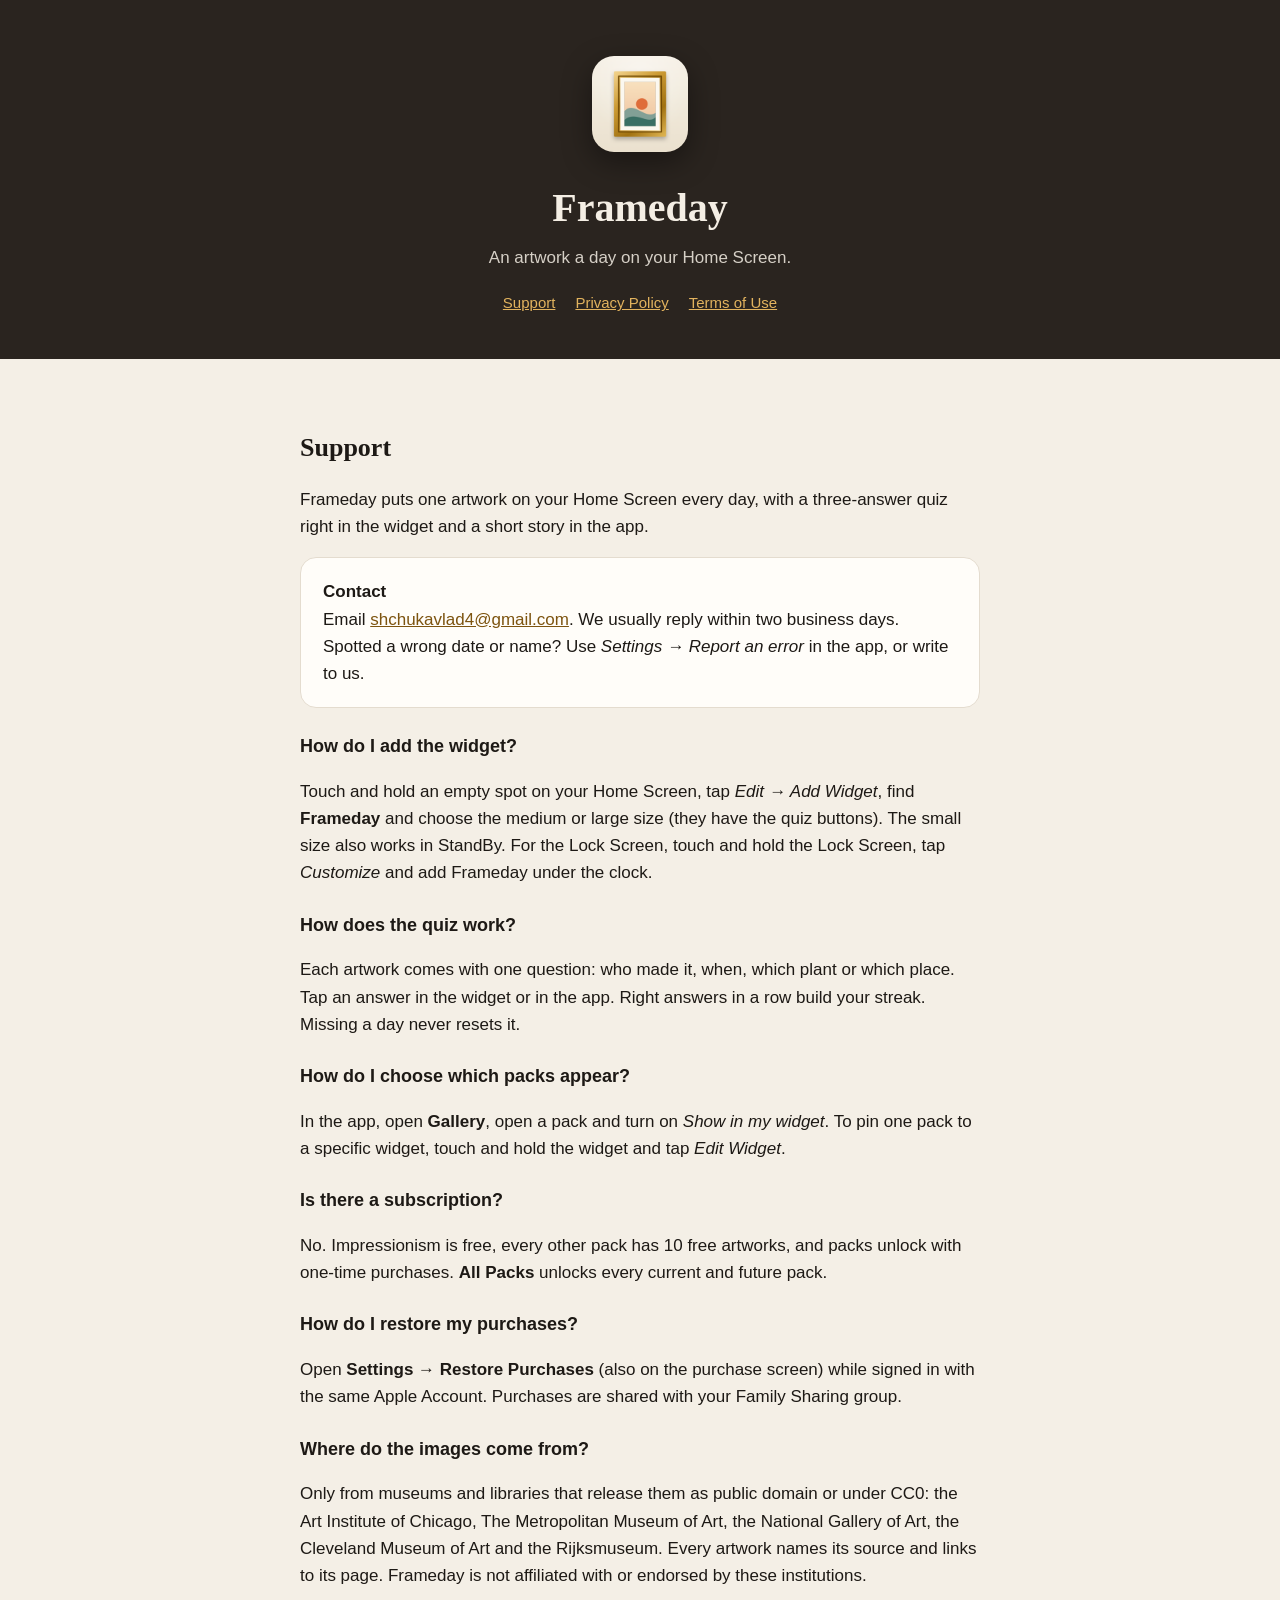
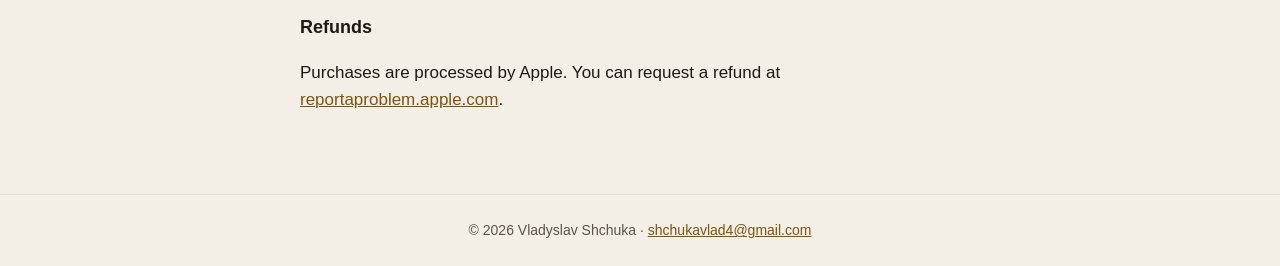
<file: index.html>
<!doctype html>
<html lang="en"><head><meta charset="utf-8"><meta name="viewport" content="width=device-width, initial-scale=1">
<title>Support — Frameday</title><link rel="stylesheet" href="style.css"><link rel="icon" href="icon.png"></head>
<body><header class="hero"><img src="icon.png" alt="Frameday app icon"><h1>Frameday</h1><p>An artwork a day on your Home Screen.</p>
<nav><a href="index.html">Support</a><a href="privacy.html">Privacy Policy</a><a href="terms.html">Terms of Use</a></nav></header>
<main>
<h2>Support</h2>
<p>Frameday puts one artwork on your Home Screen every day, with a three-answer quiz right in the widget and a short story in the app.</p>
<div class="card"><strong>Contact</strong><br>Email <a href="mailto:shchukavlad4@gmail.com">shchukavlad4@gmail.com</a>. We usually reply within two business days. Spotted a wrong date or name? Use <em>Settings → Report an error</em> in the app, or write to us.</div>

<h3>How do I add the widget?</h3>
<p>Touch and hold an empty spot on your Home Screen, tap <em>Edit → Add Widget</em>, find <strong>Frameday</strong> and choose the medium or large size (they have the quiz buttons). The small size also works in StandBy. For the Lock Screen, touch and hold the Lock Screen, tap <em>Customize</em> and add Frameday under the clock.</p>

<h3>How does the quiz work?</h3>
<p>Each artwork comes with one question: who made it, when, which plant or which place. Tap an answer in the widget or in the app. Right answers in a row build your streak. Missing a day never resets it.</p>

<h3>How do I choose which packs appear?</h3>
<p>In the app, open <strong>Gallery</strong>, open a pack and turn on <em>Show in my widget</em>. To pin one pack to a specific widget, touch and hold the widget and tap <em>Edit Widget</em>.</p>

<h3>Is there a subscription?</h3>
<p>No. Impressionism is free, every other pack has 10 free artworks, and packs unlock with one-time purchases. <strong>All Packs</strong> unlocks every current and future pack.</p>

<h3>How do I restore my purchases?</h3>
<p>Open <strong>Settings → Restore Purchases</strong> (also on the purchase screen) while signed in with the same Apple Account. Purchases are shared with your Family Sharing group.</p>

<h3>Where do the images come from?</h3>
<p>Only from museums and libraries that release them as public domain or under CC0: the Art Institute of Chicago, The Metropolitan Museum of Art, the National Gallery of Art, the Cleveland Museum of Art and the Rijksmuseum. Every artwork names its source and links to its page. Frameday is not affiliated with or endorsed by these institutions.</p>

<h3>Refunds</h3>
<p>Purchases are processed by Apple. You can request a refund at <a href="https://reportaproblem.apple.com">reportaproblem.apple.com</a>.</p>
</main><footer>© 2026 Vladyslav Shchuka · <a href="mailto:shchukavlad4@gmail.com">shchukavlad4@gmail.com</a></footer></body></html>
</file>
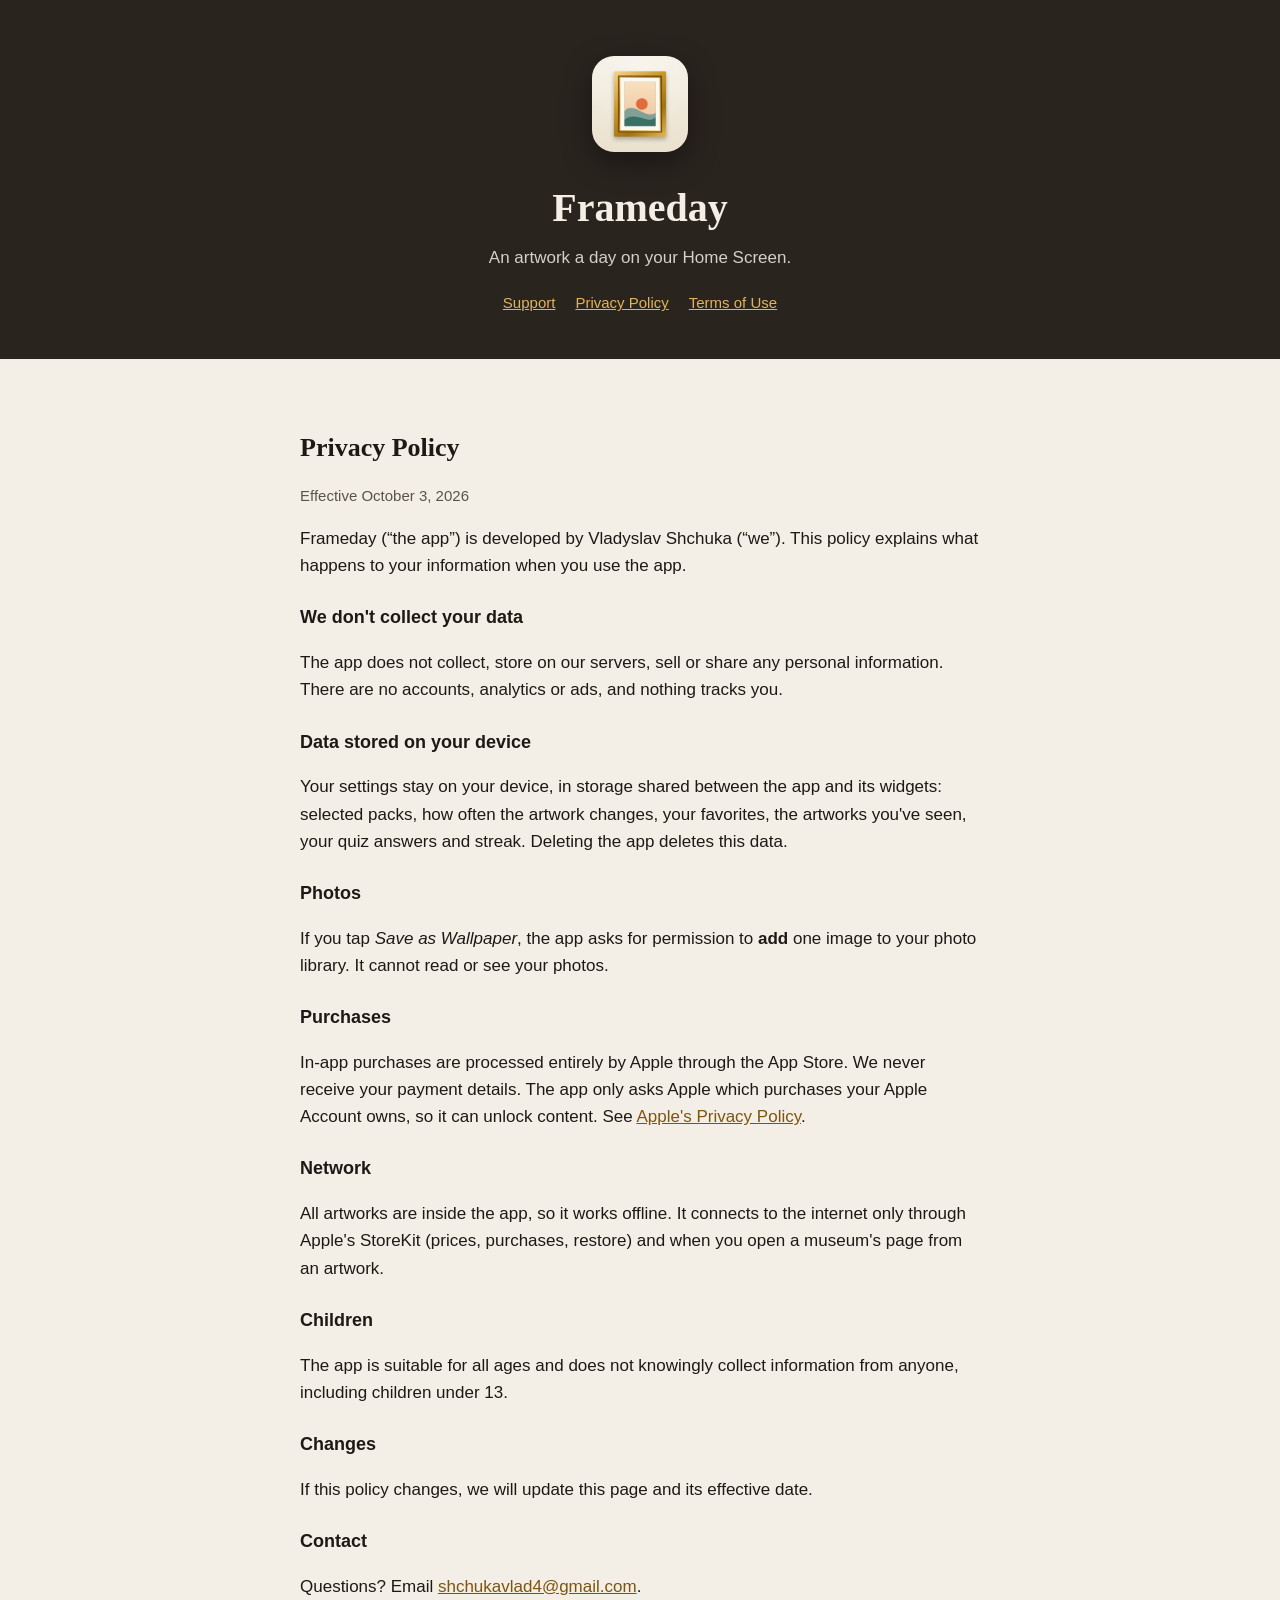
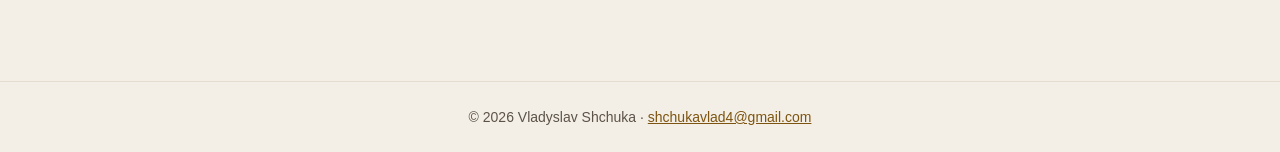
<file: privacy.html>
<!doctype html>
<html lang="en"><head><meta charset="utf-8"><meta name="viewport" content="width=device-width, initial-scale=1">
<title>Privacy Policy — Frameday</title><link rel="stylesheet" href="style.css"><link rel="icon" href="icon.png"></head>
<body><header class="hero"><img src="icon.png" alt="Frameday app icon"><h1>Frameday</h1><p>An artwork a day on your Home Screen.</p>
<nav><a href="index.html">Support</a><a href="privacy.html">Privacy Policy</a><a href="terms.html">Terms of Use</a></nav></header>
<main>
<h2>Privacy Policy</h2>
<p class="muted">Effective October 3, 2026</p>
<p>Frameday (“the app”) is developed by Vladyslav Shchuka (“we”). This policy explains what happens to your information when you use the app.</p>
<h3>We don't collect your data</h3>
<p>The app does not collect, store on our servers, sell or share any personal information. There are no accounts, analytics or ads, and nothing tracks you.</p>
<h3>Data stored on your device</h3>
<p>Your settings stay on your device, in storage shared between the app and its widgets: selected packs, how often the artwork changes, your favorites, the artworks you've seen, your quiz answers and streak. Deleting the app deletes this data.</p>
<h3>Photos</h3>
<p>If you tap <em>Save as Wallpaper</em>, the app asks for permission to <strong>add</strong> one image to your photo library. It cannot read or see your photos.</p>
<h3>Purchases</h3>
<p>In-app purchases are processed entirely by Apple through the App Store. We never receive your payment details. The app only asks Apple which purchases your Apple Account owns, so it can unlock content. See <a href="https://www.apple.com/legal/privacy/">Apple's Privacy Policy</a>.</p>
<h3>Network</h3>
<p>All artworks are inside the app, so it works offline. It connects to the internet only through Apple's StoreKit (prices, purchases, restore) and when you open a museum's page from an artwork.</p>
<h3>Children</h3>
<p>The app is suitable for all ages and does not knowingly collect information from anyone, including children under 13.</p>
<h3>Changes</h3>
<p>If this policy changes, we will update this page and its effective date.</p>
<h3>Contact</h3>
<p>Questions? Email <a href="mailto:shchukavlad4@gmail.com">shchukavlad4@gmail.com</a>.</p>
</main><footer>© 2026 Vladyslav Shchuka · <a href="mailto:shchukavlad4@gmail.com">shchukavlad4@gmail.com</a></footer></body></html>
</file>
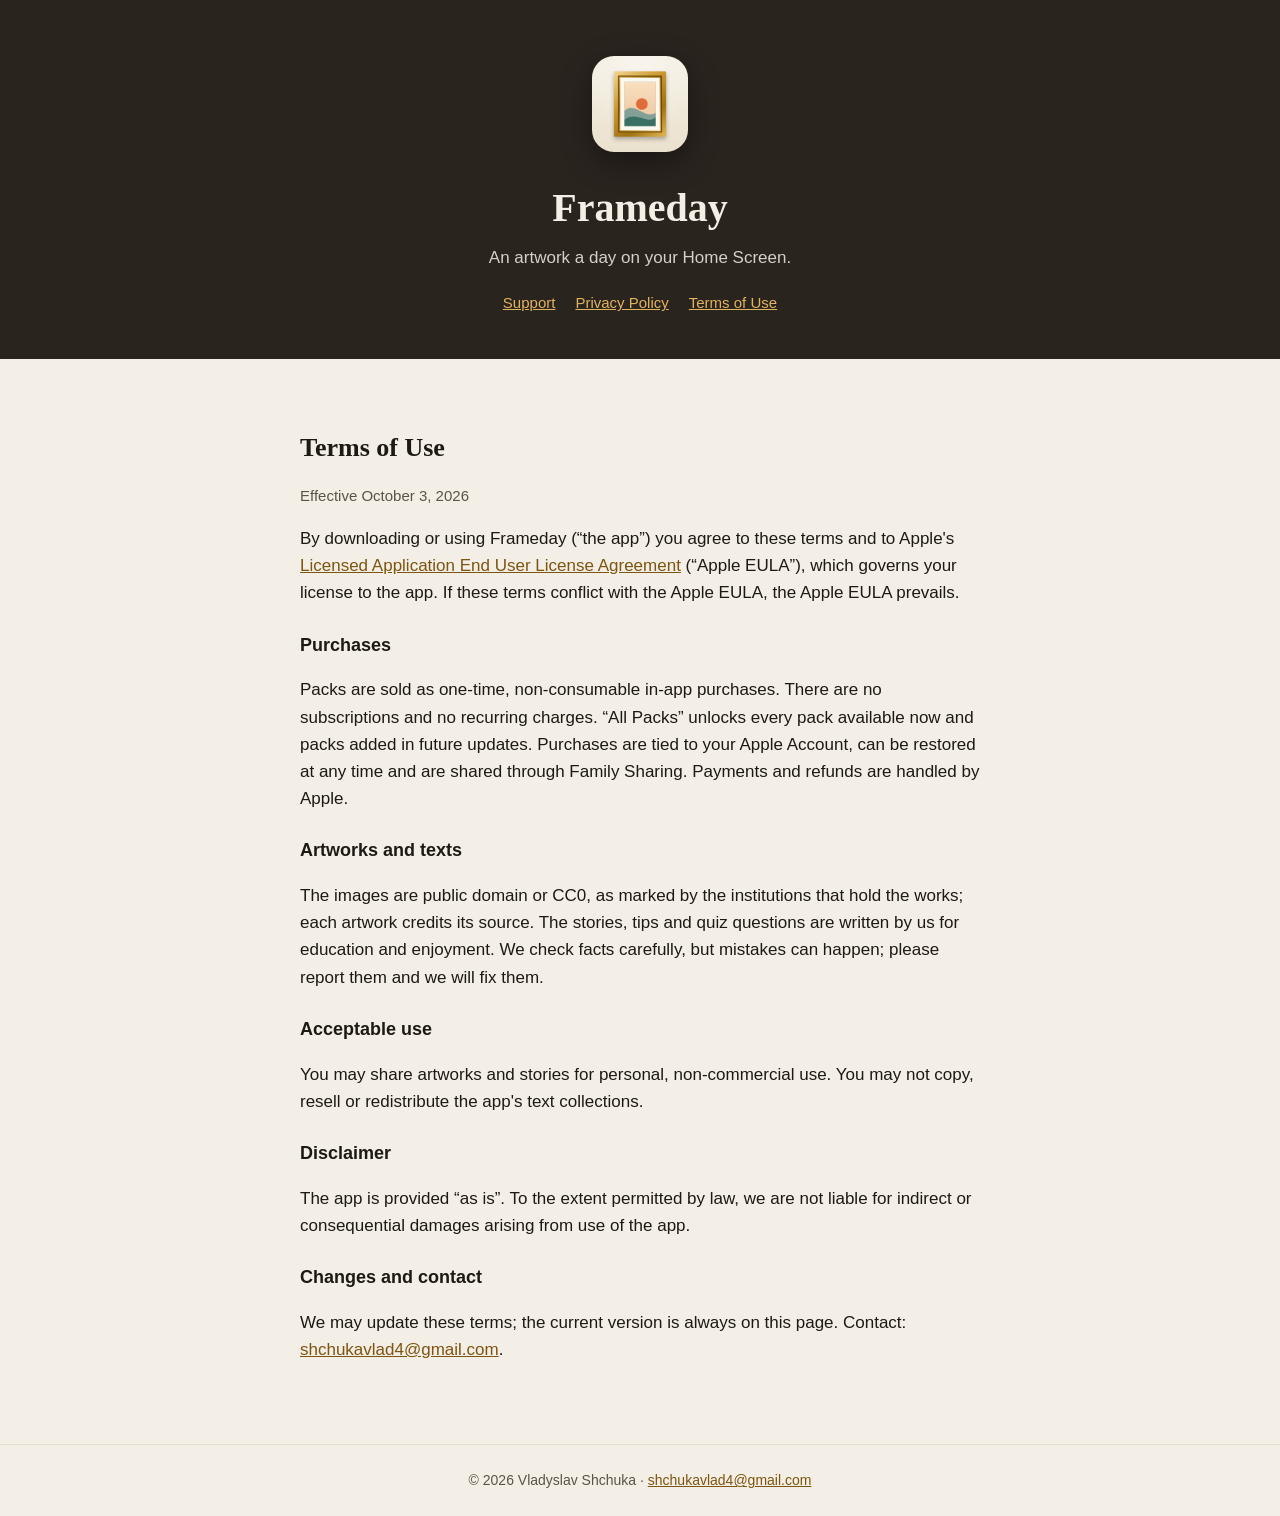
<file: terms.html>
<!doctype html>
<html lang="en"><head><meta charset="utf-8"><meta name="viewport" content="width=device-width, initial-scale=1">
<title>Terms of Use — Frameday</title><link rel="stylesheet" href="style.css"><link rel="icon" href="icon.png"></head>
<body><header class="hero"><img src="icon.png" alt="Frameday app icon"><h1>Frameday</h1><p>An artwork a day on your Home Screen.</p>
<nav><a href="index.html">Support</a><a href="privacy.html">Privacy Policy</a><a href="terms.html">Terms of Use</a></nav></header>
<main>
<h2>Terms of Use</h2>
<p class="muted">Effective October 3, 2026</p>
<p>By downloading or using Frameday (“the app”) you agree to these terms and to Apple's <a href="https://www.apple.com/legal/internet-services/itunes/dev/stdeula/">Licensed Application End User License Agreement</a> (“Apple EULA”), which governs your license to the app. If these terms conflict with the Apple EULA, the Apple EULA prevails.</p>
<h3>Purchases</h3>
<p>Packs are sold as one-time, non-consumable in-app purchases. There are no subscriptions and no recurring charges. “All Packs” unlocks every pack available now and packs added in future updates. Purchases are tied to your Apple Account, can be restored at any time and are shared through Family Sharing. Payments and refunds are handled by Apple.</p>
<h3>Artworks and texts</h3>
<p>The images are public domain or CC0, as marked by the institutions that hold the works; each artwork credits its source. The stories, tips and quiz questions are written by us for education and enjoyment. We check facts carefully, but mistakes can happen; please report them and we will fix them.</p>
<h3>Acceptable use</h3>
<p>You may share artworks and stories for personal, non-commercial use. You may not copy, resell or redistribute the app's text collections.</p>
<h3>Disclaimer</h3>
<p>The app is provided “as is”. To the extent permitted by law, we are not liable for indirect or consequential damages arising from use of the app.</p>
<h3>Changes and contact</h3>
<p>We may update these terms; the current version is always on this page. Contact: <a href="mailto:shchukavlad4@gmail.com">shchukavlad4@gmail.com</a>.</p>
</main><footer>© 2026 Vladyslav Shchuka · <a href="mailto:shchukavlad4@gmail.com">shchukavlad4@gmail.com</a></footer></body></html>
</file>
<file: style.css>
:root { --paper:#F4EFE6; --surface:#FFFDF9; --ink:#1D1915; --muted:#5B5349; --brand:#7D5410; --line:#E4DCCF; }
@media (prefers-color-scheme: dark) { :root { --paper:#161311; --surface:#221E1B; --ink:#F4EEE4; --muted:#B5AB9E; --brand:#E2B35E; --line:#3A332D; } }
* { box-sizing: border-box; }
body { margin:0; background:var(--paper); color:var(--ink); font:17px/1.6 -apple-system, BlinkMacSystemFont, "SF Pro Text", "Helvetica Neue", Arial, sans-serif; }
.hero { background:#2A241F; color:#F4EEE4; padding:56px 20px 44px; text-align:center; }
.hero img { width:96px; height:96px; border-radius:22px; box-shadow:0 10px 30px rgba(0,0,0,.4); }
.hero h1 { font-family:"New York","Iowan Old Style",Georgia,serif; font-weight:600; font-size:40px; margin:16px 0 4px; }
.hero p { margin:0; opacity:.85; }
main { max-width:720px; margin:0 auto; padding:32px 20px 64px; }
h2 { font-family:"New York","Iowan Old Style",Georgia,serif; font-weight:600; font-size:26px; margin:36px 0 8px; }
h3 { font-size:18px; margin:24px 0 4px; }
a { color:var(--brand); }
.card { background:var(--surface); border:1px solid var(--line); border-radius:16px; padding:20px 22px; margin:16px 0; }
.muted { color:var(--muted); font-size:15px; }
nav { text-align:center; margin-top:20px; font-size:15px; }
nav a { color:#E2B35E; margin:0 10px; }
footer { text-align:center; color:var(--muted); font-size:14px; padding:24px; border-top:1px solid var(--line); }
</file>
